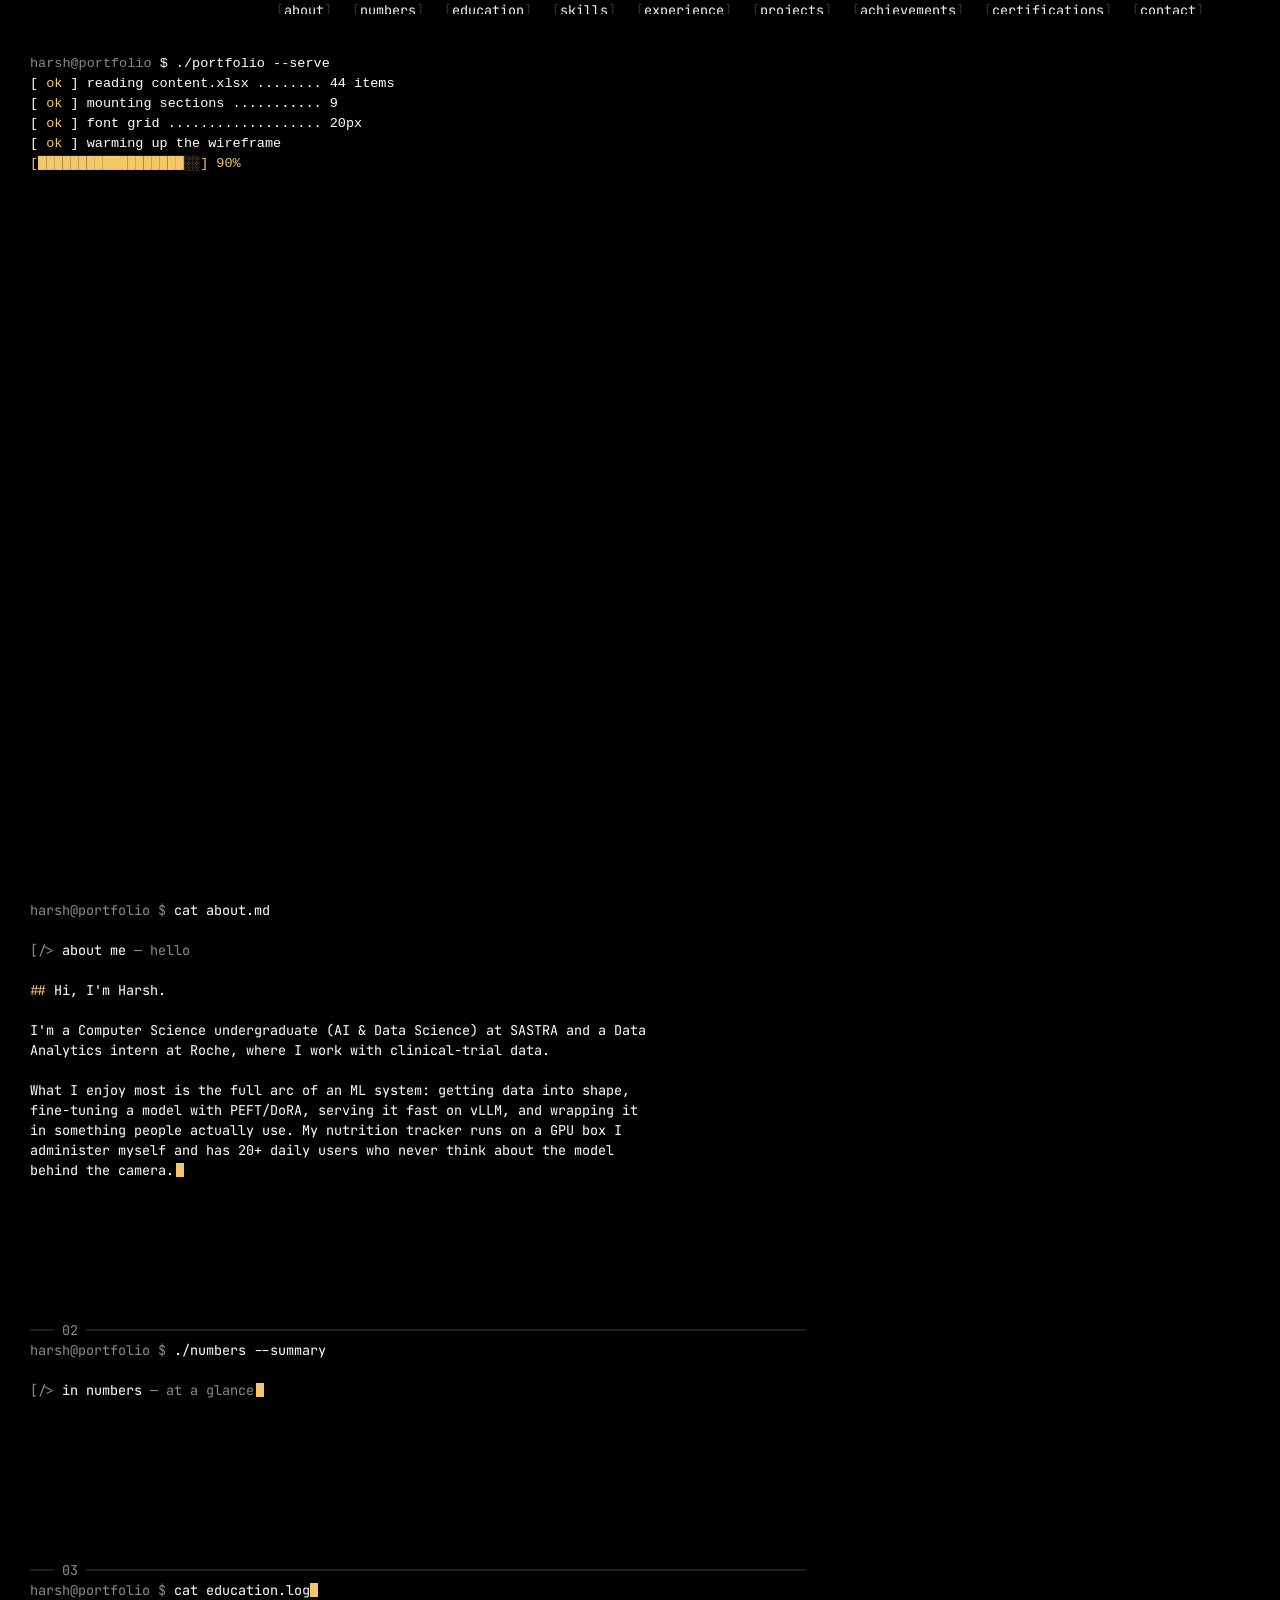
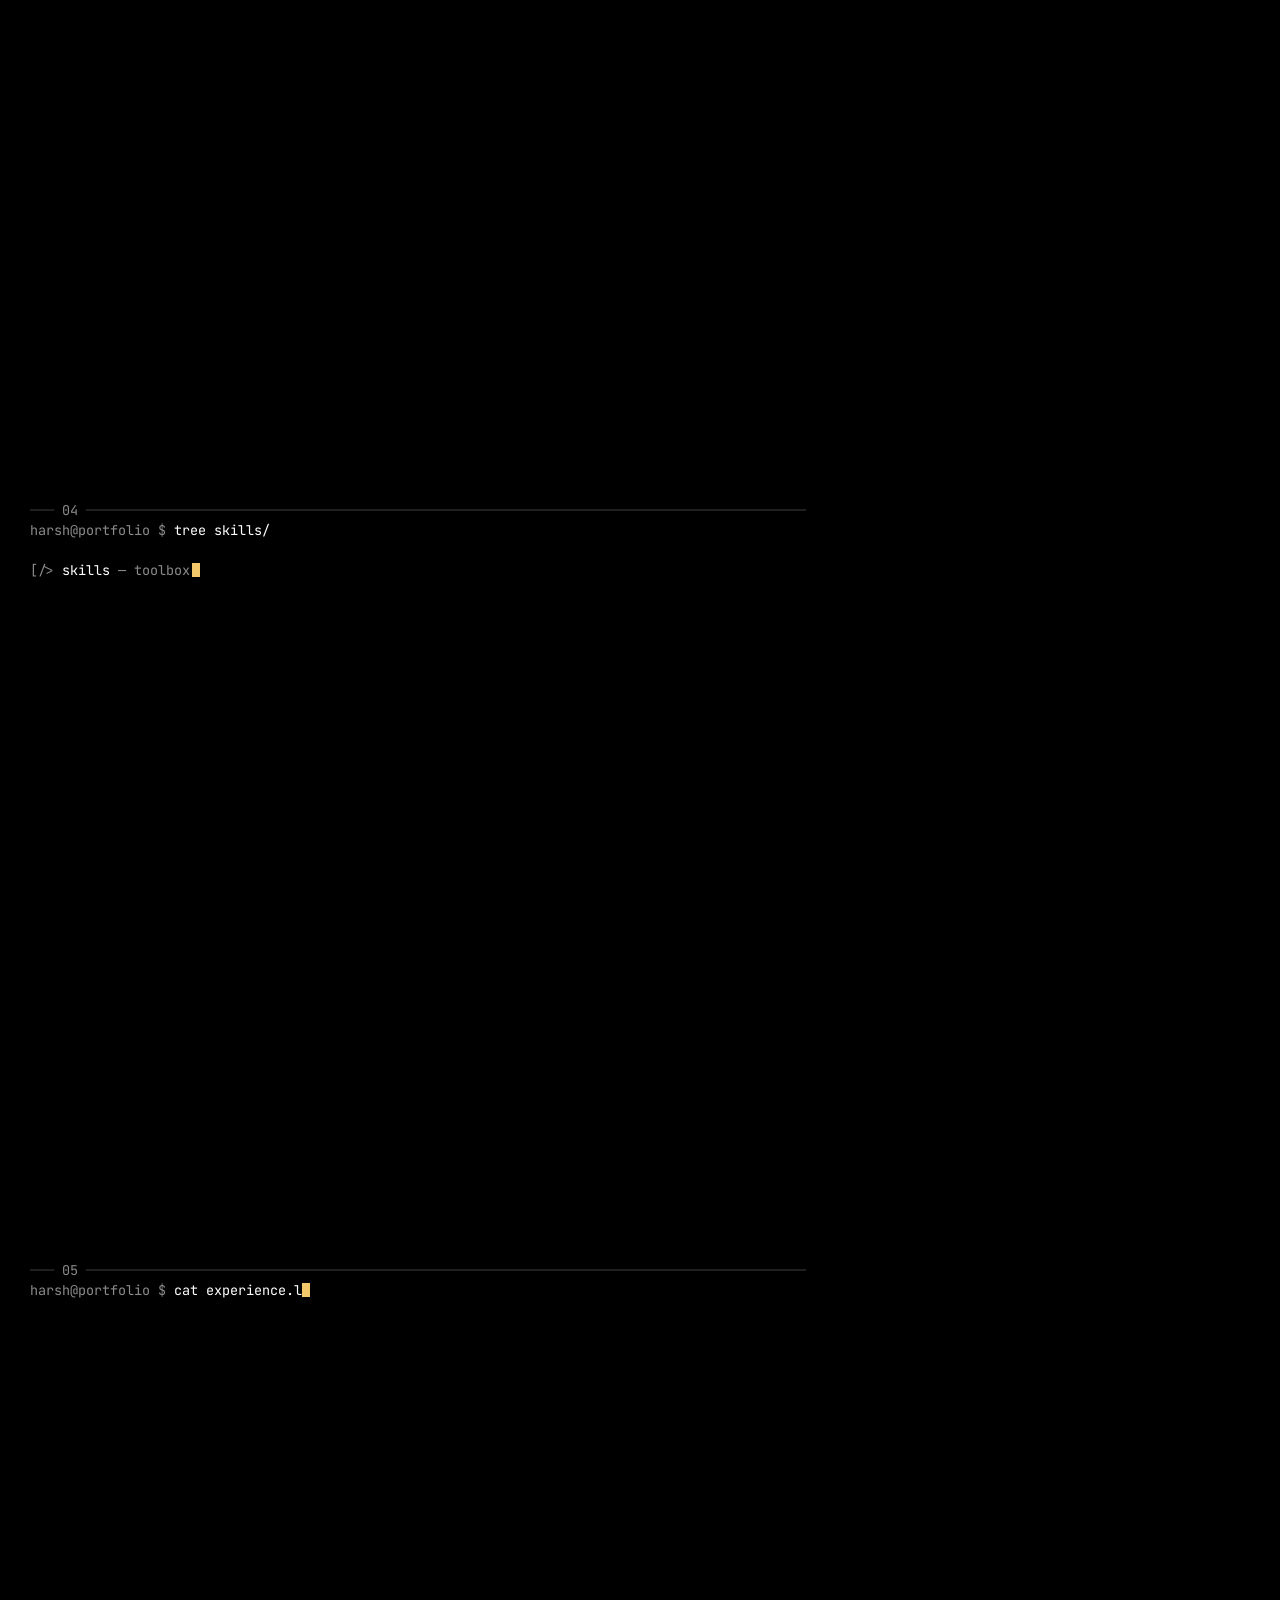
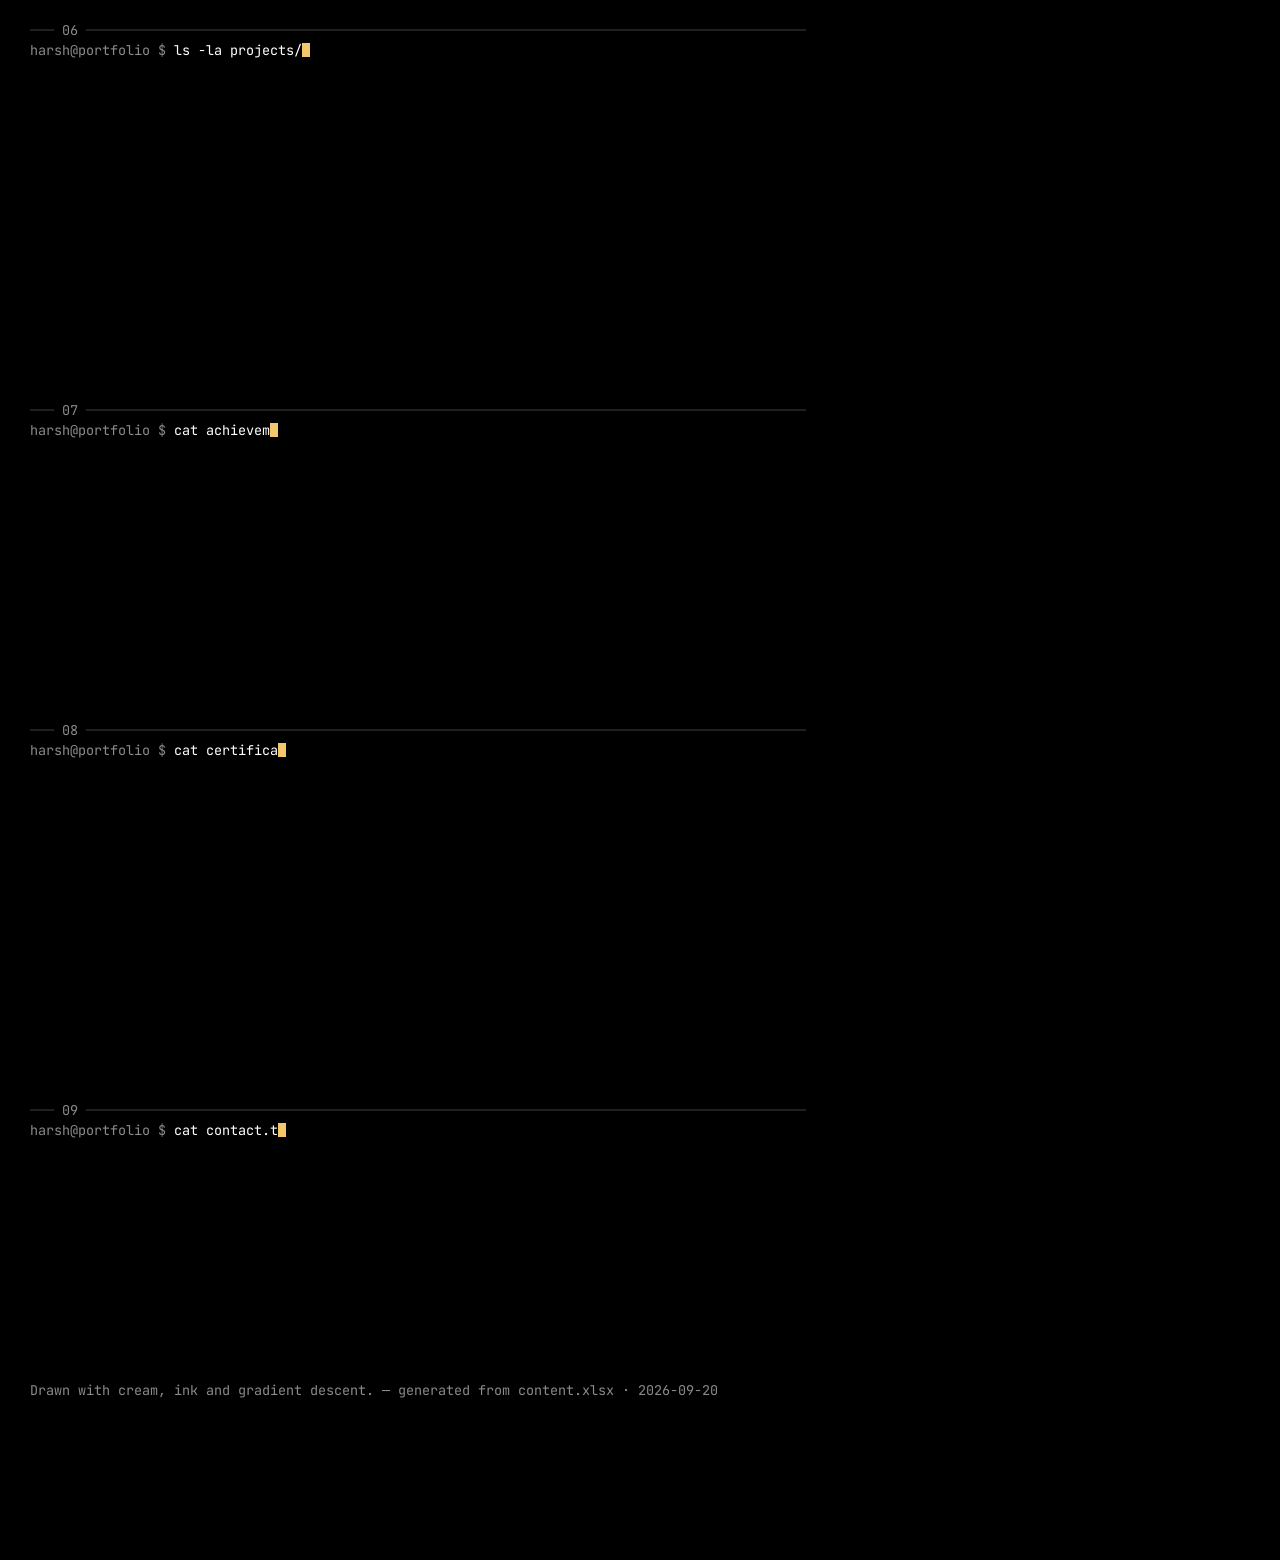
<file: site/index.html>
<!doctype html>
<html lang="en">
<head>
  <meta charset="utf-8">
  <meta name="viewport" content="width=device-width, initial-scale=1">
  <title>Portfolio</title>
  <meta name="description" content="">
  <meta name="theme-color" content="#f7efe1">
  <link rel="icon" href="data:image/svg+xml,%3Csvg xmlns='http://www.w3.org/2000/svg' viewBox='0 0 100 100'%3E%3Ccircle cx='50' cy='50' r='40' fill='%23f7efe1' stroke='%232a2622' stroke-width='6'/%3E%3Ccircle cx='50' cy='50' r='12' fill='%23e2674a'/%3E%3C/svg%3E">
  <link rel="preconnect" href="https://fonts.googleapis.com">
  <link rel="preconnect" href="https://fonts.gstatic.com" crossorigin>
  <link rel="stylesheet" href="assets/css/style.css">
  <!-- generated from Settings by tools/build_content.py: paints the right background before first paint -->
  <script src="assets/js/theme-boot.js"></script>
  <script type="importmap">
    { "imports": { "three": "https://cdn.jsdelivr.net/npm/three@0.160.0/build/three.module.js" } }
  </script>
</head>
<body class="with-rail">
  <canvas id="scene" aria-hidden="true"></canvas>
  <div class="grain" aria-hidden="true"></div>
  <a class="skip" href="#content">Skip to content</a>

  <header class="nav" id="nav"></header>

  <main id="main">
    <div class="loading" id="loading">
      <div>warming up the perceptron <span class="dots"><svg class="doodle" viewBox="0 0 100 30" fill="none" stroke="currentColor" stroke-width="3"><path d="M16 15 m-5 0 a5 5 0 1 0 10 0 a5 5 0 1 0 -10 0"/><path d="M50 15 m-5 0 a5 5 0 1 0 10 0 a5 5 0 1 0 -10 0" style="animation-delay:.2s"/><path d="M84 15 m-5 0 a5 5 0 1 0 10 0 a5 5 0 1 0 -10 0" style="animation-delay:.4s"/></svg></span></div>
    </div>
  </main>

  <aside class="rail" id="rail" aria-label="A short history of learning machines"></aside>

  <footer class="footer" id="footer" hidden></footer>

  <div class="modal" id="modal" hidden role="dialog" aria-modal="true">
    <div class="modal-card sketch">
      <button class="modal-close" id="modal-close" aria-label="Close"></button>
      <div id="modal-content"></div>
    </div>
  </div>

  <script type="module" src="assets/js/app.js"></script>
</body>
</html>
</file>
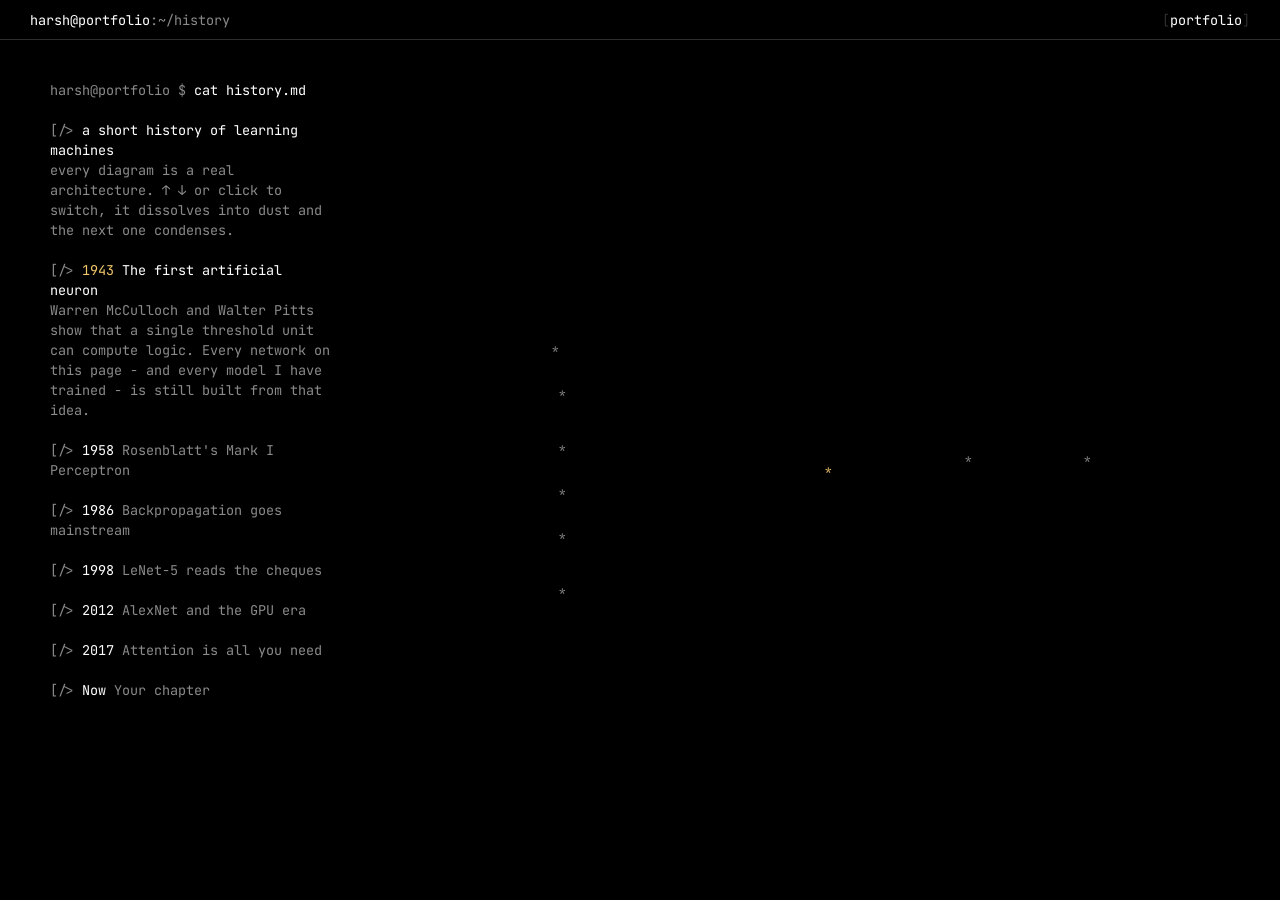
<file: site/history.html>
<!doctype html>
<html lang="en">
<head>
  <meta charset="utf-8">
  <meta name="viewport" content="width=device-width, initial-scale=1">
  <title>History of learning machines</title>
  <meta name="theme-color" content="#000000">
  <link rel="preconnect" href="https://fonts.googleapis.com">
  <link rel="preconnect" href="https://fonts.gstatic.com" crossorigin>
  <link rel="stylesheet" href="assets/css/style.css">
  <link rel="stylesheet" href="assets/css/terminal.css">
  <script type="importmap">
    { "imports": { "three": "https://cdn.jsdelivr.net/npm/three@0.160.0/build/three.module.js" } }
  </script>
  <style>html { background: #000; }</style>
</head>
<body class="theme-terminal">
  <header class="term-bar" id="term-bar">
    <span class="title"><b id="ps">portfolio</b><span id="hist-path">:~/history</span></span>
    <nav class="term-tabs"><a href="index.html?theme=terminal" id="tab-portfolio">portfolio</a><a href="index.html?theme=paper" id="tab-paper">paper</a></nav>
  </header>
  <main class="hist" id="hist">
    <div>
      <p class="line prompt"><span class="ps" id="ps2">portfolio</span><span class="cmd" id="hist-cmd">cat history.md</span></p>
      <p class="line tag" id="hist-title">a short history of learning machines</p>
      <p class="line dim" id="hist-hint" style="margin-bottom:var(--lh)">every diagram is a real architecture. ↑ ↓ or click to switch, it dissolves into dust and the next one condenses.</p>
      <ol class="hist-list" id="hist-list"></ol>
    </div>
    <pre class="hist-screen" id="hist-screen" aria-hidden="true"></pre>
  </main>
  <script type="module" src="assets/js/history.js"></script>
</body>
</html>
</file>
<file: site/assets/css/style.css>
/* ==========================================================================
   style.css — cream paper, ink lines, doodle accents.
   Colours and fonts are overridden at runtime from the Settings sheet
   (see content.js applyTheme). Everything else lives here.
   ========================================================================== */

:root {
  --paper: #f7efe1;
  --paper-2: #efe3cc;
  --paper-light: #fcf8f0;
  --ink: #2a2622;
  --ink-soft: #5b544c;
  --ink-faint: #9a9086;
  --accent: #e2674a;
  --accent-2: #e8b43a;
  --accent-3: #2f9e8f;
  --accent-4: #6b6fd6;
  --font-display: "Fraunces", Georgia, serif;
  --font-hand: "Caveat", "Segoe Print", cursive;
  --font-body: "Nunito", system-ui, -apple-system, sans-serif;
  --r-sketch: 255px 15px 225px 15px / 15px 225px 15px 255px;
  --r-sketch-2: 15px 225px 15px 255px / 255px 15px 225px 15px;
  --r-sketch-3: 125px 10px 20px 185px / 25px 205px 205px 25px;
  --shadow: 5px 6px 0 rgba(42, 38, 34, 0.14);
  --rail-w: 230px;
  --content-max: 1180px;
  --ease-out: cubic-bezier(0.2, 0.7, 0.2, 1);
  color-scheme: light;
}

* { box-sizing: border-box; }
html { scroll-behavior: smooth; scroll-padding-top: 90px; }
@media (prefers-reduced-motion: reduce) { html { scroll-behavior: auto; } }

body {
  margin: 0;
  background: var(--paper);
  color: var(--ink);
  font-family: var(--font-body);
  font-size: 17px;
  line-height: 1.65;
  -webkit-font-smoothing: antialiased;
  overflow-x: hidden;
  min-height: 100vh;
}

a { color: inherit; text-decoration-color: var(--accent); text-decoration-thickness: 2px; text-underline-offset: 3px; }
a:hover { color: var(--accent); }
img { max-width: 100%; display: block; }
code { font-family: ui-monospace, "JetBrains Mono", Consolas, monospace; font-size: 0.9em; background: var(--paper-2); padding: 0.05em 0.35em; border-radius: 6px; }
strong { font-weight: 800; }
::selection { background: var(--accent-2); color: var(--ink); }

.hand { font-family: var(--font-hand); font-weight: 600; letter-spacing: 0.01em; }
.display { font-family: var(--font-display); font-variation-settings: "SOFT" 80, "WONK" 1, "opsz" 72; }

.skip { position: absolute; left: -999px; top: 8px; z-index: 100; background: var(--ink); color: var(--paper); padding: 0.5rem 1rem; }
.skip:focus { left: 8px; }

/* ---- backdrop -------------------------------------------------------------- */
#scene { position: fixed; inset: 0; width: 100%; height: 100%; z-index: 0; pointer-events: none; }
.grain {
  position: fixed; inset: -50%; width: 200%; height: 200%; z-index: 1; pointer-events: none; opacity: 0.55; mix-blend-mode: multiply;
  background-image: url("data:image/svg+xml,%3Csvg xmlns='http://www.w3.org/2000/svg' width='220' height='220'%3E%3Cfilter id='n'%3E%3CfeTurbulence type='fractalNoise' baseFrequency='.9' numOctaves='3' stitchTiles='stitch'/%3E%3CfeColorMatrix values='0 0 0 0 0 0 0 0 0 0 0 0 0 0 0 0 0 0 .08 0'/%3E%3C/filter%3E%3Crect width='100%25' height='100%25' filter='url(%23n)'/%3E%3C/svg%3E");
  animation: grain 9s steps(6) infinite; opacity: 0.32;
}
@keyframes grain { 0% { transform: translate(0, 0); } 20% { transform: translate(-3%, 2%); } 40% { transform: translate(2%, -4%); } 60% { transform: translate(-4%, -1%); } 80% { transform: translate(3%, 3%); } 100% { transform: translate(0, 0); } }
body.no-grain .grain { display: none; }
@media (prefers-reduced-motion: reduce) { .grain { animation: none; } }

/* ---- doodles ---------------------------------------------------------------- */
.doodle { display: inline-block; width: 1.25em; height: 1.25em; vertical-align: -0.28em; flex: none; }
.doodle path { stroke-dasharray: 1; stroke-dashoffset: 0; }
.draw .doodle path, .draw.doodle path { stroke-dashoffset: 1; transition: stroke-dashoffset 1.3s var(--ease-out); }
.draw.in .doodle path, .draw.in.doodle path { stroke-dashoffset: 0; }
.doodle-emoji { font-size: 1.1em; line-height: 1; }

/* ---- sketchy primitives ----------------------------------------------------- */
.sketch {
  position: relative;
  border: 2px solid var(--ink);
  border-radius: var(--r-sketch);
  background: var(--paper-light);
}
.sketch::before {
  content: ""; position: absolute; inset: -4px -5px -5px -3px; pointer-events: none;
  border: 1.5px solid var(--ink); border-radius: var(--r-sketch-2); opacity: 0.1; transform: rotate(-0.25deg);
}
.sketch-alt { border-radius: var(--r-sketch-2); }
.sketch-alt::before { border-radius: var(--r-sketch); transform: rotate(0.3deg); }

.btn {
  display: inline-flex; align-items: center; gap: 0.5rem;
  font: inherit; font-weight: 800; font-size: 1rem; letter-spacing: 0.01em; cursor: pointer; text-decoration: none;
  padding: 0.8rem 1.35rem; border: 2px solid var(--ink); border-radius: var(--r-sketch); color: var(--ink); background: var(--paper-light);
  position: relative; transition: transform 0.22s var(--ease-out), box-shadow 0.22s var(--ease-out), background 0.2s;
}
.btn::after { content: ""; position: absolute; inset: -4px -5px; border: 1.5px solid var(--ink); border-radius: var(--r-sketch-2); opacity: 0.16; transform: rotate(-0.5deg); pointer-events: none; }
.btn:hover { transform: translate(-2px, -2px); box-shadow: 4px 4px 0 var(--ink); color: var(--ink); }
.btn:active { transform: translate(0, 0); box-shadow: 1px 1px 0 var(--ink); }
.btn-primary { background: var(--accent); color: var(--paper-light); }
.btn-primary:hover { color: var(--paper-light); }
.btn-ghost { background: transparent; }
.btn-sm { padding: 0.45rem 0.9rem; font-size: 0.9rem; }
.btn .doodle { width: 1.2em; height: 1.2em; }

.chip {
  display: inline-flex; align-items: center; gap: 0.4em;
  font-size: 0.86rem; font-weight: 700; line-height: 1; padding: 0.42em 0.85em;
  border: 1.6px solid var(--ink); border-radius: 55% 45% 50% 50% / 60% 55% 45% 40%; background: var(--paper-light);
  transition: transform 0.2s var(--ease-out), background 0.2s;
}
.chip:nth-child(3n + 1) { border-radius: 45% 55% 50% 50% / 55% 45% 55% 45%; }
.chip:nth-child(3n) { border-radius: 50% 50% 45% 55% / 45% 60% 40% 55%; }
.chip:hover { transform: translateY(-1px); background: var(--paper-2); }
.chip-soft { border-style: dashed; border-color: var(--ink-faint); font-weight: 600; color: var(--ink-soft); }

.level { display: inline-flex; gap: 3px; margin-left: 0.25em; }
.level i { width: 6px; height: 6px; border-radius: 50%; border: 1.3px solid var(--ink); background: transparent; }
.level i.on { background: var(--ink); }

.underline-doodle { position: relative; display: inline-block; white-space: nowrap; }
.underline-doodle .doodle { position: absolute; left: -2%; right: -2%; bottom: -0.25em; width: 104%; height: 0.4em; color: var(--accent); }

/* ---- reveal ----------------------------------------------------------------- */
.reveal { opacity: 0; transform: translateY(22px); transition: opacity 0.75s ease, transform 0.85s var(--ease-out); transition-delay: calc(var(--i, 0) * 80ms); }
.reveal.in { opacity: 1; transform: none; }
@media (prefers-reduced-motion: reduce) { .reveal { opacity: 1; transform: none; transition: none; } .draw .doodle path { stroke-dashoffset: 0; transition: none; } }

/* ---- nav -------------------------------------------------------------------- */
.nav {
  position: fixed; top: 0; left: 0; right: 0; z-index: 30;
  display: flex; align-items: center; gap: 1.25rem; padding: 0.85rem clamp(1rem, 3vw, 2.5rem);
  transition: background 0.3s, box-shadow 0.3s;
}
.nav.scrolled { background: color-mix(in srgb, var(--paper) 86%, transparent); backdrop-filter: blur(12px); -webkit-backdrop-filter: blur(12px); box-shadow: 0 2px 0 var(--ink); }
.logo { display: inline-flex; align-items: center; gap: 0.5rem; text-decoration: none; font-weight: 800; }
.logo-mark { position: relative; width: 44px; height: 44px; display: grid; place-items: center; font-family: var(--font-hand); font-size: 1.35rem; font-weight: 700; }
.logo-mark .doodle { position: absolute; inset: -4px; width: calc(100% + 8px); height: calc(100% + 8px); color: var(--ink); }
.logo-name { font-family: var(--font-hand); font-size: 1.4rem; color: var(--ink); }
.nav-links { display: flex; gap: 0.15rem 1.15rem; margin-left: auto; flex-wrap: wrap; justify-content: flex-end; }
.nav-links a { font-weight: 700; font-size: 0.95rem; text-decoration: none; position: relative; padding: 0.2rem 0.1rem; color: var(--ink-soft); }
.nav-links a::after { content: ""; position: absolute; left: 0; right: 0; bottom: -1px; height: 3px; border-radius: 3px; background: var(--accent); transform: scaleX(0); transform-origin: left; transition: transform 0.25s var(--ease-out); }
.nav-links a:hover, .nav-links a.active { color: var(--ink); }
.nav-links a:hover::after, .nav-links a.active::after { transform: scaleX(1); }
.nav-cta { margin-left: 0.5rem; }
.burger { display: none; margin-left: auto; background: none; border: 0; padding: 0.3rem; cursor: pointer; color: var(--ink); }
.burger .doodle { width: 32px; height: 32px; }
@media (max-width: 900px) {
  .nav-links { display: none; position: absolute; top: 100%; left: 0; right: 0; padding: 1rem 1.5rem 1.5rem; flex-direction: column; gap: 0.6rem; background: var(--paper); box-shadow: 0 2px 0 var(--ink); }
  .nav.open .nav-links { display: flex; }
  .nav-links a { font-size: 1.15rem; }
  .nav-cta { display: none; }
  .burger { display: inline-flex; }
}

/* ---- layout ----------------------------------------------------------------- */
main { position: relative; z-index: 2; }
.wrap { width: min(var(--content-max), 100% - 2 * clamp(1rem, 4vw, 2.5rem)); margin-inline: auto; }
@media (min-width: 1280px) {
  .with-rail .wrap { padding-left: var(--rail-w); }
}

.loading { min-height: 100vh; display: grid; place-items: center; font-family: var(--font-hand); font-size: 1.6rem; color: var(--ink-soft); }
.loading .dots .doodle { width: 3em; height: 1em; }
.loading .dots path { animation: blink 1.2s infinite; }
@keyframes blink { 50% { opacity: 0.2; } }
.error { max-width: 640px; margin: 20vh auto; padding: 2rem; }
.error pre { white-space: pre-wrap; font-size: 0.85rem; }

/* ---- hero ------------------------------------------------------------------- */
.hero { position: relative; min-height: 100svh; display: grid; align-items: center; padding: 7rem 0 4rem; }
.hero-copy { max-width: 640px; }
.pill { display: inline-flex; align-items: center; gap: 0.5rem; font-weight: 700; font-size: 0.9rem; padding: 0.35rem 0.9rem 0.35rem 0.6rem; border: 1.6px solid var(--ink); border-radius: 999px; background: var(--paper-light); margin-bottom: 1.4rem; }
.pill i { width: 9px; height: 9px; border-radius: 50%; background: var(--accent-3); box-shadow: 0 0 0 3px color-mix(in srgb, var(--accent-3) 30%, transparent); animation: pulse 2s infinite; }
@keyframes pulse { 50% { box-shadow: 0 0 0 6px color-mix(in srgb, var(--accent-3) 10%, transparent); } }
.hero-hello { font-family: var(--font-hand); font-size: clamp(1.4rem, 2.4vw, 1.9rem); color: var(--ink-soft); margin: 0 0 0.2rem; }
.hero h1 { font-family: var(--font-display); font-variation-settings: "SOFT" 60, "WONK" 0, "opsz" 144; font-weight: 600; font-size: clamp(2.6rem, 5.4vw, 5rem); line-height: 1; letter-spacing: -0.02em; margin: 0 0 1.1rem; text-wrap: balance; }
.hero h1 .underline-doodle .doodle { bottom: -0.12em; height: 0.32em; }
.hero-roles { font-size: clamp(1.25rem, 2.2vw, 1.7rem); margin: 0 0 1.2rem; min-height: 1.5em; color: var(--ink-soft); }
.hero-roles .word { font-family: var(--font-hand); font-size: 1.28em; color: var(--accent); font-weight: 700; }
.hero-roles .caret { display: inline-block; width: 2px; height: 1em; background: var(--accent); vertical-align: -0.15em; margin-left: 2px; animation: blink 1s steps(1) infinite; }
.hero-headline { font-size: clamp(1.05rem, 1.5vw, 1.25rem); max-width: 560px; margin: 0 0 1.8rem; color: var(--ink-soft); }
.hero-ctas { display: flex; flex-wrap: wrap; gap: 0.9rem; align-items: center; margin-bottom: 1.6rem; }
.hero-meta { display: flex; flex-wrap: wrap; gap: 1.2rem; align-items: center; color: var(--ink-soft); font-weight: 600; font-size: 0.95rem; }
.socials { display: flex; gap: 0.6rem; }
.socials a { display: grid; place-items: center; width: 42px; height: 42px; border: 1.6px solid var(--ink); border-radius: 50% 45% 55% 50% / 50% 55% 45% 50%; background: var(--paper-light); transition: transform 0.2s var(--ease-out), background 0.2s; color: var(--ink); }
.socials a:hover { transform: translateY(-3px); background: var(--paper-2); }
.socials .doodle { width: 22px; height: 22px; }

.hero-copy > * { animation: rise 0.9s var(--ease-out) both; }
.hero-copy > :nth-child(1) { animation-delay: 0.05s; } .hero-copy > :nth-child(2) { animation-delay: 0.15s; } .hero-copy > :nth-child(3) { animation-delay: 0.25s; }
.hero-copy > :nth-child(4) { animation-delay: 0.35s; } .hero-copy > :nth-child(5) { animation-delay: 0.45s; } .hero-copy > :nth-child(6) { animation-delay: 0.55s; } .hero-copy > :nth-child(7) { animation-delay: 0.65s; }
@keyframes rise { from { opacity: 0; transform: translateY(22px); } to { opacity: 1; transform: none; } }
@media (prefers-reduced-motion: reduce) { .hero-copy > * { animation: none; } }

.era-note {
  position: absolute; right: clamp(1rem, 4vw, 3rem); bottom: 5.5rem; width: min(340px, 80vw);
  padding: 1.1rem 1.25rem 1rem 1.4rem; background: color-mix(in srgb, var(--paper-light) 92%, transparent); border: 1.5px solid var(--ink); border-radius: 6px 8px 5px 9px;
  box-shadow: var(--shadow); animation: rise 1s 0.9s var(--ease-out) both;
  font-size: 0.93rem; line-height: 1.5;
}
.era-note::before { content: ""; position: absolute; top: 12px; bottom: 12px; left: -1.5px; width: 5px; background: var(--accent); border-radius: 3px; }
.era-note .year { font-size: 2rem; line-height: 1; color: var(--accent); display: block; }
.era-note strong { display: block; font-family: var(--font-display); font-size: 1.05rem; margin: 0.2rem 0 0.35rem; }
.era-note p { margin: 0; color: var(--ink); }
.era-note .note { margin-top: 0.6rem; font-family: var(--font-hand); font-size: 1.05rem; color: var(--ink-soft); border-top: 1.5px dashed rgba(42, 38, 34, 0.35); padding-top: 0.5rem; }
.era-note .arrow { position: absolute; left: -64px; top: -44px; width: 70px; height: 70px; color: var(--ink-faint); transform: rotate(180deg) scaleX(-1); }
@media (max-width: 1100px) { .era-note { position: relative; right: auto; bottom: auto; margin-top: 2.5rem; transform: rotate(-1deg); } .era-note .arrow { display: none; } }

.scroll-cue { position: absolute; left: 50%; bottom: 1.4rem; transform: translateX(-50%); display: flex; flex-direction: column; align-items: center; gap: 0.15rem; text-decoration: none; color: var(--ink-soft); font-family: var(--font-hand); font-size: 1.1rem; animation: bob 2.4s ease-in-out infinite; }
.scroll-cue .doodle { width: 26px; height: 40px; }
@keyframes bob { 50% { transform: translate(-50%, 8px); } }
@media (max-width: 1100px) { .scroll-cue { display: none; } }

/* ---- sections --------------------------------------------------------------- */
.section { position: relative; padding: clamp(3.5rem, 8vw, 6.5rem) 0; }
.section + .section { border-top: 0; }
.section-head { max-width: 760px; margin-bottom: clamp(1.6rem, 4vw, 2.8rem); position: relative; }
.eyebrow { font-family: var(--font-hand); font-size: 1.3rem; color: var(--accent); margin: 0 0 0.1rem; display: flex; align-items: center; gap: 0.5rem; }
.eyebrow .doodle { width: 1.6em; height: 1.6em; color: var(--ink); }
.section-title { font-family: var(--font-display); font-variation-settings: "SOFT" 60, "WONK" 0, "opsz" 96; font-weight: 600; font-size: clamp(2rem, 4.4vw, 3.3rem); line-height: 1.05; letter-spacing: -0.015em; margin: 0 0 0.9rem; }
.intro { color: var(--ink-soft); font-size: 1.08rem; margin: 0; max-width: 62ch; }
.era-chip { display: inline-flex; align-items: baseline; gap: 0.5rem; margin-bottom: 0.9rem; font-size: 0.85rem; font-weight: 700; color: var(--ink-soft); padding: 0.25rem 0.7rem; border: 1.5px dashed var(--ink-faint); border-radius: 999px; background: color-mix(in srgb, var(--paper-light) 70%, transparent); }
.era-chip .year { font-family: var(--font-hand); font-size: 1.15rem; color: var(--ink); }
.era-insight { display: none; font-family: var(--font-hand); font-size: 1.12rem; color: var(--ink-soft); margin: 0.6rem 0 0; max-width: 60ch; }
@media (max-width: 1279px) { .era-insight { display: block; } }
.section-cta { margin-top: 2rem; }
.empty { color: var(--ink-faint); font-family: var(--font-hand); font-size: 1.25rem; }

/* text */
.text-block { display: grid; grid-template-columns: 1fr; gap: 1.5rem; }
.text-block.has-image { grid-template-columns: minmax(0, 1fr) 260px; align-items: start; }
.text-body { font-size: 1.1rem; max-width: 66ch; }
.text-body p { margin: 0 0 1em; }
.text-body h3 { font-family: var(--font-display); font-size: 1.5rem; margin: 0 0 0.6rem; }
.portrait { position: relative; padding: 8px; background: var(--paper-light); border: 2px solid var(--ink); border-radius: var(--r-sketch-3); box-shadow: var(--shadow); }
.portrait img { border-radius: 110px 8px 16px 160px / 20px 180px 180px 20px; aspect-ratio: 4/5; object-fit: cover; }
.portrait .doodle { position: absolute; top: -28px; right: -24px; width: 54px; height: 54px; color: var(--accent-2); }
@media (max-width: 760px) { .text-block.has-image { grid-template-columns: 1fr; } .portrait { max-width: 260px; } }

/* stats */
.stats { display: grid; grid-template-columns: repeat(var(--cols, 4), minmax(0, 1fr)); gap: 1.25rem; }
.stat { padding: 1.4rem 1.4rem 1.2rem; }
.stat-value { font-family: var(--font-display); font-size: clamp(2.2rem, 3.6vw, 3rem); line-height: 1; color: var(--ink); font-weight: 600; }
.stat-label { color: var(--ink-soft); font-weight: 600; margin-top: 0.4rem; font-size: 0.95rem; }
.stat .doodle { width: 30px; height: 30px; color: var(--ink); margin-bottom: 0.4rem; }
@media (max-width: 900px) { .stats { grid-template-columns: repeat(2, minmax(0, 1fr)); } }
@media (max-width: 480px) { .stats { grid-template-columns: 1fr; } }

/* timeline */
.timeline { list-style: none; margin: 0; padding: 0 0 0 0; position: relative; }
.tl-item { display: grid; grid-template-columns: 150px 44px minmax(0, 1fr); gap: 0 0.5rem; padding-bottom: 2.2rem; position: relative; }
.tl-item::before { content: ""; position: absolute; left: calc(150px + 0.5rem + 21px); top: 34px; bottom: -6px; border-left: 2px dashed var(--ink-faint); }
.tl-item:last-child::before { display: none; }
.tl-date { font-family: var(--font-hand); font-size: 1.25rem; color: var(--ink-soft); padding-top: 0.75rem; line-height: 1.2; text-align: right; padding-right: 0.5rem; }
.tl-dot { position: relative; width: 44px; height: 44px; margin-top: 0.4rem; display: grid; place-items: center; color: var(--ink); }
.tl-dot .ring { position: absolute; inset: 0; width: 100%; height: 100%; color: var(--ink); }
.tl-dot .icon { width: 22px; height: 22px; position: relative; }
.tl-dot .icon.doodle-emoji { font-size: 1.15rem; }
.tl-body { padding: 1.2rem 1.4rem 1.2rem; margin-left: 0.6rem; }
.tl-head { display: flex; flex-wrap: wrap; gap: 0.3rem 0.9rem; align-items: baseline; margin-bottom: 0.4rem; }
.tl-title { font-family: var(--font-display); font-weight: 600; font-size: 1.28rem; margin: 0; line-height: 1.25; }
.tl-org { font-weight: 800; color: var(--accent-3); }
.tl-loc { color: var(--ink-faint); font-weight: 600; font-size: 0.92rem; }
.tl-desc { color: var(--ink-soft); margin-top: 0.3rem; }
.tl-desc p, .tl-desc ul { margin: 0.35em 0; } .tl-desc ul { padding-left: 1.2em; }
.tl-desc li::marker { color: var(--accent); }
.tl-tags { display: flex; flex-wrap: wrap; gap: 0.5rem; margin-top: 0.9rem; }
@media (max-width: 760px) {
  .tl-item { grid-template-columns: 44px minmax(0, 1fr); }
  .tl-item::before { left: 21px; }
  .tl-date { grid-column: 2; text-align: left; padding: 0; order: -1; font-size: 1.1rem; margin-left: 0.6rem; }
  .tl-dot { grid-row: span 2; }
  .tl-body { grid-column: 2; }
}

/* cards */
.cards { display: grid; grid-template-columns: repeat(var(--cols, 2), minmax(0, 1fr)); gap: 1.6rem; }
.card { padding: 1.5rem 1.5rem 1.35rem; cursor: pointer; display: flex; flex-direction: column; gap: 0.7rem; transition: transform 0.35s var(--ease-out), box-shadow 0.35s var(--ease-out); will-change: transform; --tilt-x: 0deg; --tilt-y: 0deg; transform: perspective(900px) rotateX(var(--tilt-x)) rotateY(var(--tilt-y)); }
.card:hover { box-shadow: var(--shadow); }
.card.featured { grid-column: span 2; }
.card-top { display: flex; align-items: flex-start; gap: 0.9rem; }
.card-icon { flex: none; width: 52px; height: 52px; display: grid; place-items: center; color: var(--card-color, var(--accent)); background: var(--paper-2); border: 1.5px solid var(--ink); border-radius: 48% 52% 45% 55% / 55% 45% 55% 45%; }
.card-icon .doodle { width: 28px; height: 28px; }
.card-icon .doodle-emoji { font-size: 1.5rem; }
.card-title { font-family: var(--font-display); font-weight: 600; font-size: 1.45rem; line-height: 1.2; margin: 0; }
.card-sub { color: var(--ink-soft); font-weight: 600; margin: 0.15rem 0 0; }
.card-status { margin-left: auto; flex: none; font-size: 0.78rem; font-weight: 800; letter-spacing: 0.04em; text-transform: uppercase; color: var(--ink-soft); padding: 0.25rem 0.6rem; border: 1.5px solid var(--ink-faint); border-radius: 999px; }
.card-desc { color: var(--ink-soft); margin: 0; }
.card-img { border: 2px solid var(--ink); border-radius: 12px 18px 10px 20px; overflow: hidden; aspect-ratio: 16/9; background: var(--paper-2); }
.card-img img { width: 100%; height: 100%; object-fit: cover; }
.card-foot { display: flex; flex-wrap: wrap; gap: 0.5rem; align-items: center; margin-top: auto; }
.card-foot .more { margin-left: auto; font-family: var(--font-hand); font-size: 1.1rem; color: var(--accent); display: inline-flex; align-items: center; gap: 0.3rem; }
.card-foot .more .doodle { width: 1.3em; height: 1.3em; transition: transform 0.25s; }
.card:hover .more .doodle { transform: translateX(4px); }
@media (max-width: 900px) { .cards { grid-template-columns: repeat(min(var(--cols, 2), 2), minmax(0, 1fr)); } .card.featured { grid-column: span 2; } }
@media (max-width: 680px) { .cards { grid-template-columns: 1fr; } .card.featured { grid-column: auto; } }

/* tags */
.tag-groups { display: grid; grid-template-columns: repeat(auto-fit, minmax(260px, 1fr)); gap: 1.5rem 2rem; }
.tag-group h3 { font-family: var(--font-hand); font-size: 1.5rem; margin: 0 0 0.6rem; color: var(--ink); display: flex; align-items: center; gap: 0.45rem; }
.tag-group h3 .doodle { width: 1.4em; height: 0.5em; color: var(--accent); }
.tags { display: flex; flex-wrap: wrap; gap: 0.6rem; }

/* list */
.list { list-style: none; margin: 0; padding: 0; display: grid; grid-template-columns: repeat(var(--cols, 1), minmax(0, 1fr)); gap: 1rem 1.6rem; }
.list-item { display: grid; grid-template-columns: 40px minmax(0, 1fr) auto; gap: 0.2rem 0.9rem; padding: 1rem 1.2rem; align-items: start; }
.list-item .icon { width: 40px; height: 40px; color: var(--ink-soft); }
.list-item .icon.doodle-emoji { font-size: 1.6rem; text-align: center; }
.list-title { font-weight: 800; font-size: 1.08rem; line-height: 1.3; }
.list-sub { color: var(--ink-soft); font-size: 0.95rem; }
.list-desc { color: var(--ink-soft); font-size: 0.95rem; margin-top: 0.3rem; grid-column: 2; }
.list-desc p { margin: 0.2em 0; }
.list-date { font-family: var(--font-hand); font-size: 1.15rem; color: var(--ink-faint); white-space: nowrap; }
.list-item .meta-row { grid-column: 2; }
.list-group-title { font-family: var(--font-hand); font-size: 1.5rem; margin: 1rem 0 0.4rem; grid-column: 1 / -1; }

/* gallery */
.gallery { display: grid; grid-template-columns: repeat(var(--cols, 3), minmax(0, 1fr)); gap: 1.2rem; }
.gallery figure { margin: 0; padding: 8px 8px 10px; cursor: zoom-in; transition: transform 0.3s var(--ease-out); }
.gallery figure:hover { transform: translateY(-4px); box-shadow: var(--shadow); }
.gallery img { aspect-ratio: 4/3; object-fit: cover; width: 100%; border-radius: 8px 12px 8px 14px; }
.gallery figcaption { font-family: var(--font-hand); font-size: 1.1rem; margin-top: 0.4rem; text-align: center; color: var(--ink-soft); }
@media (max-width: 760px) { .gallery { grid-template-columns: repeat(2, minmax(0, 1fr)); } }

/* table */
.table-wrap { overflow-x: auto; padding: 0.5rem; }
table.data { border-collapse: collapse; width: 100%; font-size: 0.95rem; }
table.data th { text-align: left; font-family: var(--font-hand); font-size: 1.2rem; padding: 0.5rem 0.8rem; border-bottom: 2px solid var(--ink); }
table.data td { padding: 0.6rem 0.8rem; border-bottom: 1.5px dashed var(--ink-faint); vertical-align: top; }

/* contact */
.contact { display: grid; grid-template-columns: minmax(0, 1.2fr) minmax(0, 1fr); gap: 2rem; align-items: start; }
.contact-big { font-family: var(--font-display); font-size: clamp(1.4rem, 3vw, 2.2rem); font-weight: 600; word-break: break-word; text-decoration: none; display: inline-block; margin-bottom: 1rem; }
.contact-big:hover { color: var(--accent); }
.contact-links { display: grid; gap: 0.8rem; }
.contact-link { display: flex; align-items: center; gap: 0.9rem; padding: 0.85rem 1.1rem; text-decoration: none; transition: transform 0.25s var(--ease-out), box-shadow 0.25s; }
.contact-link:hover { transform: translate(-2px, -2px); box-shadow: 4px 4px 0 var(--ink); color: var(--ink); }
.contact-link .doodle { width: 30px; height: 30px; color: var(--ink-soft); }
.contact-link b { display: block; } .contact-link span { color: var(--ink-soft); font-size: 0.92rem; }
.contact-doodle { width: 120px; height: 120px; color: var(--accent); margin-bottom: 0.5rem; }
@media (max-width: 760px) { .contact { grid-template-columns: 1fr; } }

/* meta chips for unknown columns */
.meta-row { display: flex; flex-wrap: wrap; gap: 0.45rem; margin-top: 0.6rem; }
.meta { font-size: 0.8rem; color: var(--ink-soft); padding: 0.25rem 0.6rem; border: 1.3px dashed var(--ink-faint); border-radius: 8px; }
.meta b { color: var(--ink); font-weight: 800; }

.links-row { display: flex; flex-wrap: wrap; gap: 0.6rem; }

/* ---- journey rail ----------------------------------------------------------- */
.rail { display: none; }
@media (min-width: 1280px) {
  .rail { display: block; position: fixed; z-index: 4; top: 50%; transform: translateY(-50%); width: calc(var(--rail-w) - 30px); left: max(1.5rem, calc((100vw - var(--content-max)) / 2)); opacity: 0; transition: opacity 0.5s; pointer-events: none; }
  .rail.show { opacity: 1; pointer-events: auto; }
}
.rail-title { font-family: var(--font-hand); font-size: 1.2rem; color: var(--ink-soft); margin: 0 0 0.8rem 0; line-height: 1.2; }
.rail ol { list-style: none; margin: 0; padding: 0; position: relative; }
.rail ol::before { content: ""; position: absolute; left: 9px; top: 12px; bottom: 12px; border-left: 2px dashed var(--ink-faint); }
.rail li { position: relative; padding: 0 0 0.9rem 2rem; }
.rail li:last-child { padding-bottom: 0; }
.rail button { all: unset; cursor: pointer; display: block; text-align: left; font: inherit; color: var(--ink-soft); }
.rail .dot { position: absolute; left: 3px; top: 6px; width: 14px; height: 14px; border-radius: 50% 45% 55% 50%; border: 2px solid var(--ink); background: var(--paper); transition: transform 0.3s var(--ease-out), background 0.3s; }
.rail .year { font-family: var(--font-hand); font-size: 1.25rem; line-height: 1.1; display: block; color: var(--ink); }
.rail .ttl { font-size: 0.82rem; font-weight: 700; display: block; opacity: 0.75; }
.rail .ins { display: none; margin-top: 0.4rem; font-size: 0.85rem; line-height: 1.45; color: var(--ink-soft); }
.rail li.active .dot { background: var(--rail-color, var(--accent)); transform: scale(1.35); }
.rail li.active .year { color: var(--rail-color, var(--accent)); font-size: 1.5rem; }
.rail li.active .ttl { opacity: 1; color: var(--ink); }
.rail li.active .ins { display: block; }
.rail li.done .dot { background: var(--ink); }

/* ---- footer ----------------------------------------------------------------- */
.footer { position: relative; z-index: 2; padding: 3rem 0 2.5rem; margin-top: 2rem; border-top: 2px solid var(--ink); background: color-mix(in srgb, var(--paper) 88%, transparent); }
.footer .wrap { display: flex; flex-wrap: wrap; gap: 1.5rem 3rem; align-items: center; justify-content: space-between; }
.footer-note { font-family: var(--font-hand); font-size: 1.35rem; color: var(--ink-soft); margin: 0; }
.footer-links { display: flex; flex-wrap: wrap; gap: 1rem; font-weight: 700; }
.footer small { display: block; width: 100%; color: var(--ink-faint); font-size: 0.8rem; }

/* ---- modal ------------------------------------------------------------------ */
.modal { position: fixed; inset: 0; z-index: 50; display: grid; place-items: center; padding: 1.5rem; background: color-mix(in srgb, var(--ink) 45%, transparent); backdrop-filter: blur(6px); -webkit-backdrop-filter: blur(6px); animation: fade 0.25s ease; }
.modal[hidden] { display: none; }
@keyframes fade { from { opacity: 0; } }
.modal-card { position: relative; width: min(820px, 100%); max-height: min(88vh, 900px); overflow: hidden auto; padding: 2rem clamp(1.2rem, 4vw, 2.5rem) 2rem; background: var(--paper-light); animation: rise 0.4s var(--ease-out); }
.modal-close { position: absolute; top: 0.8rem; right: 0.9rem; background: none; border: 0; cursor: pointer; color: var(--ink); padding: 0.3rem; }
.modal-close .doodle { width: 30px; height: 30px; }
.modal-card .card-title { font-size: clamp(1.6rem, 3vw, 2.3rem); }
.modal-body { margin-top: 1rem; color: var(--ink-soft); font-size: 1.05rem; }
.modal-body ul { padding-left: 1.3em; } .modal-body li { margin: 0.35em 0; } .modal-body li::marker { color: var(--accent); }
.modal-imgs { display: grid; grid-template-columns: repeat(auto-fit, minmax(220px, 1fr)); gap: 0.8rem; margin: 1rem 0; }
.modal-imgs img { border: 2px solid var(--ink); border-radius: 10px 14px 8px 16px; }
.modal-img-only img { max-height: 80vh; width: auto; margin: 0 auto; }
.modal-foot { display: flex; flex-wrap: wrap; gap: 0.7rem; margin-top: 1.4rem; align-items: center; }
body.modal-open { overflow: hidden; }

/* ---- utilities -------------------------------------------------------------- */
.sr-only { position: absolute; width: 1px; height: 1px; overflow: hidden; clip: rect(0 0 0 0); white-space: nowrap; }
.decor { position: absolute; pointer-events: none; color: var(--ink); opacity: 0.28; }
.decor.doodle { width: 70px; height: 70px; }
.section .decor { right: 0; top: 2rem; transform: rotate(12deg); color: var(--accent-2); }
.section:nth-of-type(2n) .decor { color: var(--accent-3); transform: rotate(-8deg); }
.section:nth-of-type(3n) .decor { color: var(--accent-4); }
@media (max-width: 900px) { .decor { display: none; } }
</file>
<file: site/assets/css/terminal.css>
/* ==========================================================================
   terminal.css — the CLI theme. Black, white, one yellow. Everything sits on a
   character grid: --lh is the line height, all vertical rhythm is multiples of it.
   Colours come from Settings (terminal_bg, terminal_fg, terminal_dim, terminal_accent).
   ========================================================================== */

body.theme-terminal {
  --t-bg: #000000;
  --t-fg: #ffffff;
  --t-dim: #8a8a8a;
  --t-faint: #2e2e2e;
  --t-accent: #f2c86b;
  --t-font: "JetBrains Mono", "IBM Plex Mono", ui-monospace, Consolas, "Courier New", monospace;
  --lh: 20px;
  background: var(--t-bg);
  color: var(--t-fg);
  font-family: var(--t-font);
  font-size: 13.5px;
  line-height: var(--lh);
  color-scheme: dark;
  cursor: default;
}
body.theme-terminal.inverted { --t-bg: #ffffff; --t-fg: #000000; --t-dim: #6a6a6a; --t-faint: #d6d6d6; color-scheme: light; }
body.theme-terminal .grain, body.theme-terminal .rail, body.theme-terminal #footer, body.theme-terminal .skip, body.theme-terminal #scene { display: none !important; }
body.theme-terminal ::selection { background: var(--t-accent); color: #000; }
body.theme-terminal a { color: var(--t-fg); text-decoration: none; }
body.theme-terminal a:hover { color: var(--t-accent); }
body.theme-terminal code { background: transparent; color: var(--t-accent); padding: 0; }
body.theme-terminal strong { color: var(--t-fg); font-weight: 700; }
body.theme-terminal em { color: var(--t-dim); font-style: normal; }
body.theme-terminal input, body.theme-terminal button { font-family: inherit; }

/* backdrop */
.field { position: fixed; inset: 0; width: 100%; height: 100%; z-index: 0; pointer-events: none; opacity: 0.85; }
.scanlines { position: fixed; inset: 0; z-index: 40; pointer-events: none; background: repeating-linear-gradient(to bottom, rgba(0, 0, 0, 0) 0 2px, rgba(0, 0, 0, 0.12) 2px 3px); mix-blend-mode: multiply; }
body.inverted .scanlines { display: none; }

/* boot overlay */
.boot { position: fixed; inset: 0; z-index: 60; background: var(--t-bg); color: var(--t-fg); padding: calc(var(--lh) * 2) calc(var(--lh) * 1.5); white-space: pre-wrap; transition: opacity 0.4s; }
.boot.done { opacity: 0; pointer-events: none; }
.boot .ok { color: var(--t-accent); }
.boot .bar { color: var(--t-accent); }

/* top bar */
.term-bar {
  position: fixed; top: 0; left: 0; right: 0; z-index: 30; height: calc(var(--lh) * 2); display: flex; align-items: center; gap: calc(var(--lh) * 1.5);
  padding: 0 calc(var(--lh) * 1.5); background: color-mix(in srgb, var(--t-bg) 90%, transparent); backdrop-filter: blur(6px); border-bottom: 1px solid var(--t-faint);
}
.term-bar .title { color: var(--t-dim); }
.term-bar .title b { color: var(--t-fg); font-weight: 400; }
.term-tabs { margin-left: auto; display: flex; flex-wrap: wrap; gap: 0 var(--lh); }
.term-tabs a, .term-tabs button { all: unset; cursor: pointer; color: var(--t-dim); }
.term-tabs a::before, .term-tabs button::before { content: "["; color: var(--t-faint); } .term-tabs a::after, .term-tabs button::after { content: "]"; color: var(--t-faint); }
.term-tabs a:hover, .term-tabs a.active, .term-tabs button:hover { color: var(--t-accent); }
.term-menu { display: none; margin-left: auto; background: none; border: 1px solid var(--t-faint); color: var(--t-fg); padding: 0 0.6em; cursor: pointer; line-height: calc(var(--lh) - 2px); }
@media (max-width: 900px) {
  .term-tabs { display: none; position: absolute; top: 100%; left: 0; right: 0; flex-direction: column; gap: 0; padding: var(--lh) calc(var(--lh) * 1.5); background: var(--t-bg); border-bottom: 1px solid var(--t-faint); }
  .term-bar.open .term-tabs { display: flex; }
  .term-menu { display: inline-block; }
  .term-bar .title { display: none; }
}

/* transcript */
.term-body { position: relative; z-index: 2; width: min(1240px, 100% - calc(var(--lh) * 3)); margin: 0 auto; padding: calc(var(--lh) * 4) 0 calc(var(--lh) * 8); display: grid; grid-template-columns: minmax(0, 1fr); gap: calc(var(--lh) * 3); }
.term-col { min-width: 0; }
.side { display: none; }
@media (min-width: 1100px) {
  .term-body { grid-template-columns: minmax(0, 1fr) 48ch; }
  .side { display: block; position: sticky; top: calc(var(--lh) * 4); align-self: start; }
  .side-cap { color: var(--t-dim); margin: var(--lh) 0 0; }
}
.term-block { margin: 0 0 calc(var(--lh) * 3); scroll-margin-top: calc(var(--lh) * 3); }
.term-block .out > * { opacity: 0; transition: opacity 0.12s; }
.term-block .out > .shown { opacity: 1; }
.pcaret { display: inline-block; width: 0.6em; height: 1.05em; background: var(--t-accent); vertical-align: -0.15em; margin-left: 2px; }
@media (prefers-reduced-motion: reduce) { .term-block .out > * { opacity: 1; } }

.line { margin: 0; white-space: pre-wrap; word-break: break-word; min-height: var(--lh); }
.prompt { margin-bottom: var(--lh); }
.prompt .ps { color: var(--t-dim); }
.prompt .ps::after { content: " $ "; color: var(--t-dim); }
.prompt .cmd { color: var(--t-fg); }
.caret { display: inline-block; width: 0.6em; height: 1.05em; background: var(--t-accent); vertical-align: -0.15em; animation: blink 1s steps(1) infinite; }
@keyframes blink { 50% { opacity: 0; } }
.dim { color: var(--t-dim); }
.faint { color: var(--t-faint); }
.acc { color: var(--t-accent); }
.err { color: var(--t-accent); }
.tag::before { content: "[/> "; color: var(--t-dim); }
.h { color: var(--t-fg); }
.h::before { content: "## "; color: var(--t-accent); }
.out p { margin: 0 0 var(--lh); max-width: 78ch; }
.out ul { margin: 0 0 var(--lh); padding: 0; list-style: none; }
.out li { padding-left: 2ch; text-indent: -2ch; }
.out li::before { content: "- "; color: var(--t-accent); }
.out table { border-collapse: collapse; }
.out td { padding: 0 2ch 0 0; vertical-align: top; }
.out td:first-child { color: var(--t-accent); white-space: nowrap; }
.rule { color: var(--t-faint); overflow: hidden; white-space: nowrap; }

/* hero */
.term-hero { min-height: calc(100svh - var(--lh) * 5); display: flex; flex-direction: column; justify-content: center; padding-bottom: calc(var(--lh) * 2); }
.term-hero .copy { min-width: 0; }
.banner { margin: var(--lh) 0; font-size: clamp(5px, 0.78vw, 10px); line-height: 1.05; color: var(--t-fg); white-space: pre; overflow: hidden; }
.banner-fallback { font-size: clamp(2rem, 6vw, 3.5rem); line-height: 1.1; font-weight: 700; margin: var(--lh) 0; }
.hero-lines .line { margin: 0; }
.hero-lines .role { color: var(--t-accent); }
.hero-lines .headline { max-width: 66ch; margin: var(--lh) 0; }
.links-line a { margin-right: 2ch; }
.links-line a::before { content: "["; color: var(--t-dim); } .links-line a::after { content: "]"; color: var(--t-dim); }
.hero-side { font-size: 11px; line-height: 11px; white-space: pre; color: var(--t-fg); margin: 0; letter-spacing: 0; }
.hero-side.portrait { font-size: 9px; line-height: 9px; }
.hero-side .cap { display: block; margin-top: var(--lh); font-size: 12px; line-height: var(--lh); color: var(--t-dim); white-space: normal; }
.rule b { color: var(--t-dim); font-weight: 400; }
.stat-line b.counting { color: var(--t-fg); }
.hist-screen .e { color: var(--t-dim); } .hist-screen .n { color: var(--t-fg); } .hist-screen .d { color: var(--t-dim); }

/* layouts */
.entry { margin: 0 0 var(--lh); }
.entry .head .when { color: var(--t-accent); }
.entry .head .org { color: var(--t-fg); }
.entry .head .loc { color: var(--t-dim); }
.entry .body { margin: 0 0 0 0; padding-left: 4ch; color: var(--t-fg); }
.entry .body p { margin: 0 0 var(--lh); }
.tagsline { color: var(--t-dim); }
.tagsline span { color: var(--t-fg); }
.tagsline span::after { content: ", "; color: var(--t-dim); } .tagsline span:last-child::after { content: ""; }

.ls { display: grid; grid-template-columns: max-content max-content minmax(0, 1fr) max-content; gap: 0 2ch; align-items: baseline; }
.ls .when { color: var(--t-accent); white-space: nowrap; }
.ls .when::after { content: " ⮐"; color: var(--t-dim); }
.ls .name { color: var(--t-fg); cursor: pointer; }
.ls .name::before { content: "[/> "; color: var(--t-dim); }
.ls .name:hover, .ls .name.open { color: var(--t-accent); }
.ls .desc { color: var(--t-dim); }
.ls .st { color: var(--t-dim); }
.ls .detail { grid-column: 1 / -1; margin: var(--lh) 0; padding: 0 0 0 4ch; border-left: 1px solid var(--t-faint); }
.ls .detail[hidden] { display: none; }
@media (max-width: 720px) { .ls { grid-template-columns: max-content minmax(0, 1fr); } .ls .when, .ls .st { display: none; } .ls .detail { padding-left: 2ch; } }

.tree { white-space: pre; overflow-x: auto; margin: 0; }
.tree .g { color: var(--t-fg); }
.tree .bar { color: var(--t-accent); }
.tree .bar-off { color: var(--t-faint); }
.tree .br { color: var(--t-dim); }

.stat-line { display: grid; grid-template-columns: 8ch 1fr; gap: 2ch; }
.stat-line b { color: var(--t-accent); font-weight: 700; text-align: right; }

.listing .row { display: grid; grid-template-columns: 6ch minmax(0, 1fr); gap: 2ch; margin: 0 0 var(--lh); }
.listing .when { color: var(--t-accent); }
.listing .t { color: var(--t-fg); }
.listing .s { color: var(--t-dim); }

.gal { display: grid; grid-template-columns: repeat(auto-fill, minmax(180px, 1fr)); gap: var(--lh); margin: 0 0 var(--lh); }
.gal figure { margin: 0; border: 1px solid var(--t-faint); padding: 4px; }
.gal img { filter: grayscale(1) contrast(1.15); aspect-ratio: 4/3; object-fit: cover; width: 100%; }
.gal figure:hover img { filter: none; }
.gal figcaption { color: var(--t-dim); }

.kv { display: grid; grid-template-columns: max-content minmax(0, 1fr); gap: 0 2ch; }
.kv .k { color: var(--t-accent); }

.meta { color: var(--t-dim); }
.meta b { color: var(--t-accent); font-weight: 400; }

/* bottom: prompt + status */
.cli { position: fixed; left: 0; right: 0; bottom: 0; z-index: 30; background: color-mix(in srgb, var(--t-bg) 92%, transparent); border-top: 1px solid var(--t-faint); backdrop-filter: blur(6px); }
.cli-inner { width: min(1040px, 100% - calc(var(--lh) * 3)); margin: 0 auto; padding: 0 0 calc(var(--lh) * 0.5); }
.cli-out { max-height: calc(var(--lh) * 7); overflow: hidden; color: var(--t-dim); }
.cli-out .line { margin: 0; }
.cli-row { display: flex; align-items: center; gap: 1ch; height: var(--lh); }
.cli-row .ps { color: var(--t-dim); white-space: nowrap; }
.cli-row .ps::after { content: " $"; }
.cli input { flex: 1; background: transparent; border: 0; outline: 0; color: var(--t-fg); font: inherit; caret-color: var(--t-accent); padding: 0; height: var(--lh); }
.cli input::placeholder { color: var(--t-faint); }
.status { display: flex; flex-wrap: wrap; gap: 0 2ch; color: var(--t-dim); font-size: 12px; height: var(--lh); overflow: hidden; }
.status .k { color: var(--t-fg); }
.status .k::before { content: "["; color: var(--t-dim); } .status .k::after { content: "]"; color: var(--t-dim); }
.status .clock { margin-left: auto; font-variant-numeric: tabular-nums; }
@media (max-width: 720px) { .status .hide-sm { display: none; } }

/* history page */
.hist { position: relative; z-index: 2; display: grid; grid-template-columns: minmax(280px, 34ch) minmax(0, 1fr); gap: calc(var(--lh) * 2); width: min(1180px, 100% - calc(var(--lh) * 3)); margin: 0 auto; padding: calc(var(--lh) * 4) 0 calc(var(--lh) * 3); min-height: 100svh; }
.hist-list { list-style: none; margin: 0; padding: 0; }
.hist-list li { padding: 0 0 var(--lh); cursor: pointer; color: var(--t-dim); }
.hist-list li .y { color: var(--t-fg); }
.hist-list li .y::before { content: "[/> "; color: var(--t-dim); }
.hist-list li .ins { display: none; margin-top: 0; color: var(--t-dim); }
.hist-list li.active { color: var(--t-fg); }
.hist-list li.active .y { color: var(--t-accent); }
.hist-list li.active .ins { display: block; }
.hist-list li:hover .y { color: var(--t-accent); }
.hist-screen { font-family: var(--t-font); font-size: 11px; line-height: 11px; white-space: pre; overflow: hidden; margin: 0; min-height: 60vh; color: var(--t-fg); }
.hist-screen .a { color: var(--t-accent); }
@media (max-width: 900px) { .hist { grid-template-columns: 1fr; } .hist-screen { min-height: 40vh; font-size: 8px; line-height: 8px; } }
</file>
